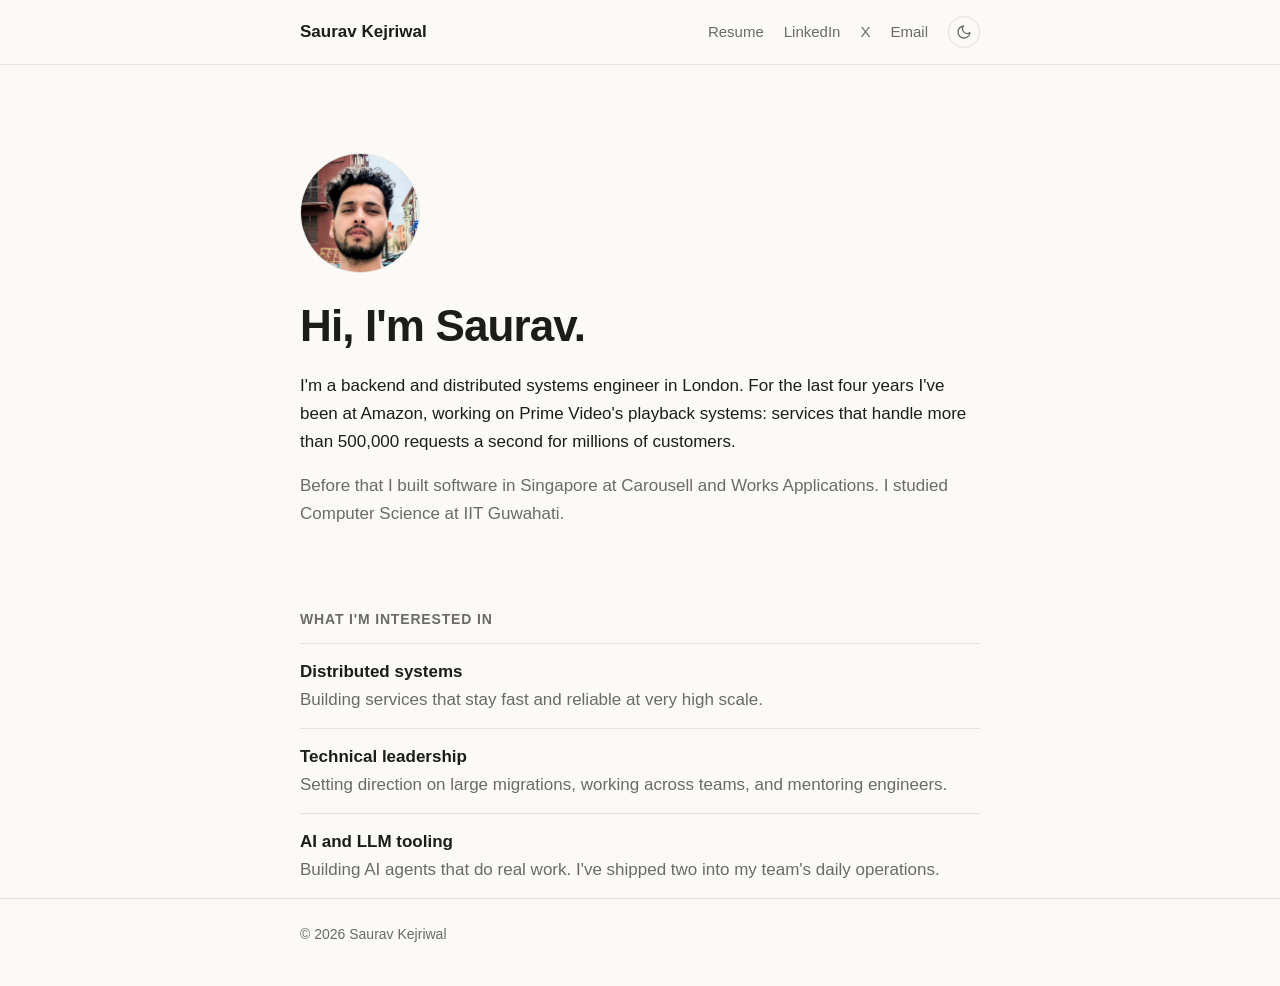
<file: index.html>
<!doctype html>
<html lang="en">
<head>
  <meta charset="utf-8">
  <meta name="viewport" content="width=device-width, initial-scale=1">
  <meta name="description" content="Saurav Kejriwal, backend and distributed systems engineer at Amazon in London.">
  <title>Saurav Kejriwal</title>
  <link rel="icon" type="image/png" href="favicon.png">
  <link rel="apple-touch-icon" href="apple-touch-icon.png">
  <link rel="stylesheet" href="style.css">
  <script src="theme.js"></script>
</head>
<body>
  <nav class="nav">
    <div class="wrap">
      <a class="nav-name" href="index.html">Saurav Kejriwal</a>
      <div class="nav-links">
        <a href="resume.html">Resume</a>
        <a href="https://linkedin.com/in/sauravk9" target="_blank" rel="noopener">LinkedIn</a>
        <a href="https://x.com/pixelsbysaurav" target="_blank" rel="noopener">X</a>
        <a href="mailto:Kejriwal9576@gmail.com">Email</a>
        <button class="theme-toggle" type="button" aria-label="Switch between light and dark mode">
          <svg class="icon-moon" viewBox="0 0 24 24" fill="none" stroke="currentColor" stroke-width="2" stroke-linecap="round" stroke-linejoin="round" aria-hidden="true"><path d="M21 12.8A9 9 0 1 1 11.2 3a7 7 0 0 0 9.8 9.8Z"/></svg>
          <svg class="icon-sun" viewBox="0 0 24 24" fill="none" stroke="currentColor" stroke-width="2" stroke-linecap="round" stroke-linejoin="round" aria-hidden="true"><circle cx="12" cy="12" r="4"/><path d="M12 2v2M12 20v2M4.9 4.9l1.4 1.4M17.7 17.7l1.4 1.4M2 12h2M20 12h2M4.9 19.1l1.4-1.4M17.7 6.3l1.4-1.4"/></svg>
        </button>
      </div>
    </div>
  </nav>

  <main class="wrap">
    <section class="intro">
      <img class="photo" src="photo.jpg" alt="Photo of Saurav Kejriwal" width="120" height="120">
      <h1>Hi, I'm Saurav.</h1>
      <p>I'm a backend and distributed systems engineer in London. For the last four years I've been at Amazon, working on Prime Video's playback systems: services that handle more than 500,000 requests a second for millions of customers.</p>
      <p class="muted">Before that I built software in Singapore at Carousell and Works Applications. I studied Computer Science at IIT Guwahati.</p>
    </section>

    <section>
      <h2>What I'm interested in</h2>
      <ul class="interests">
        <li>
          <strong>Distributed systems</strong>
          <span>Building services that stay fast and reliable at very high scale.</span>
        </li>
        <li>
          <strong>Technical leadership</strong>
          <span>Setting direction on large migrations, working across teams, and mentoring engineers.</span>
        </li>
        <li>
          <strong>AI and LLM tooling</strong>
          <span>Building AI agents that do real work. I've shipped two into my team's daily operations.</span>
        </li>
      </ul>
    </section>
  </main>

  <footer>
    <div class="wrap">© 2026 Saurav Kejriwal</div>
  </footer>
</body>
</html>
</file>
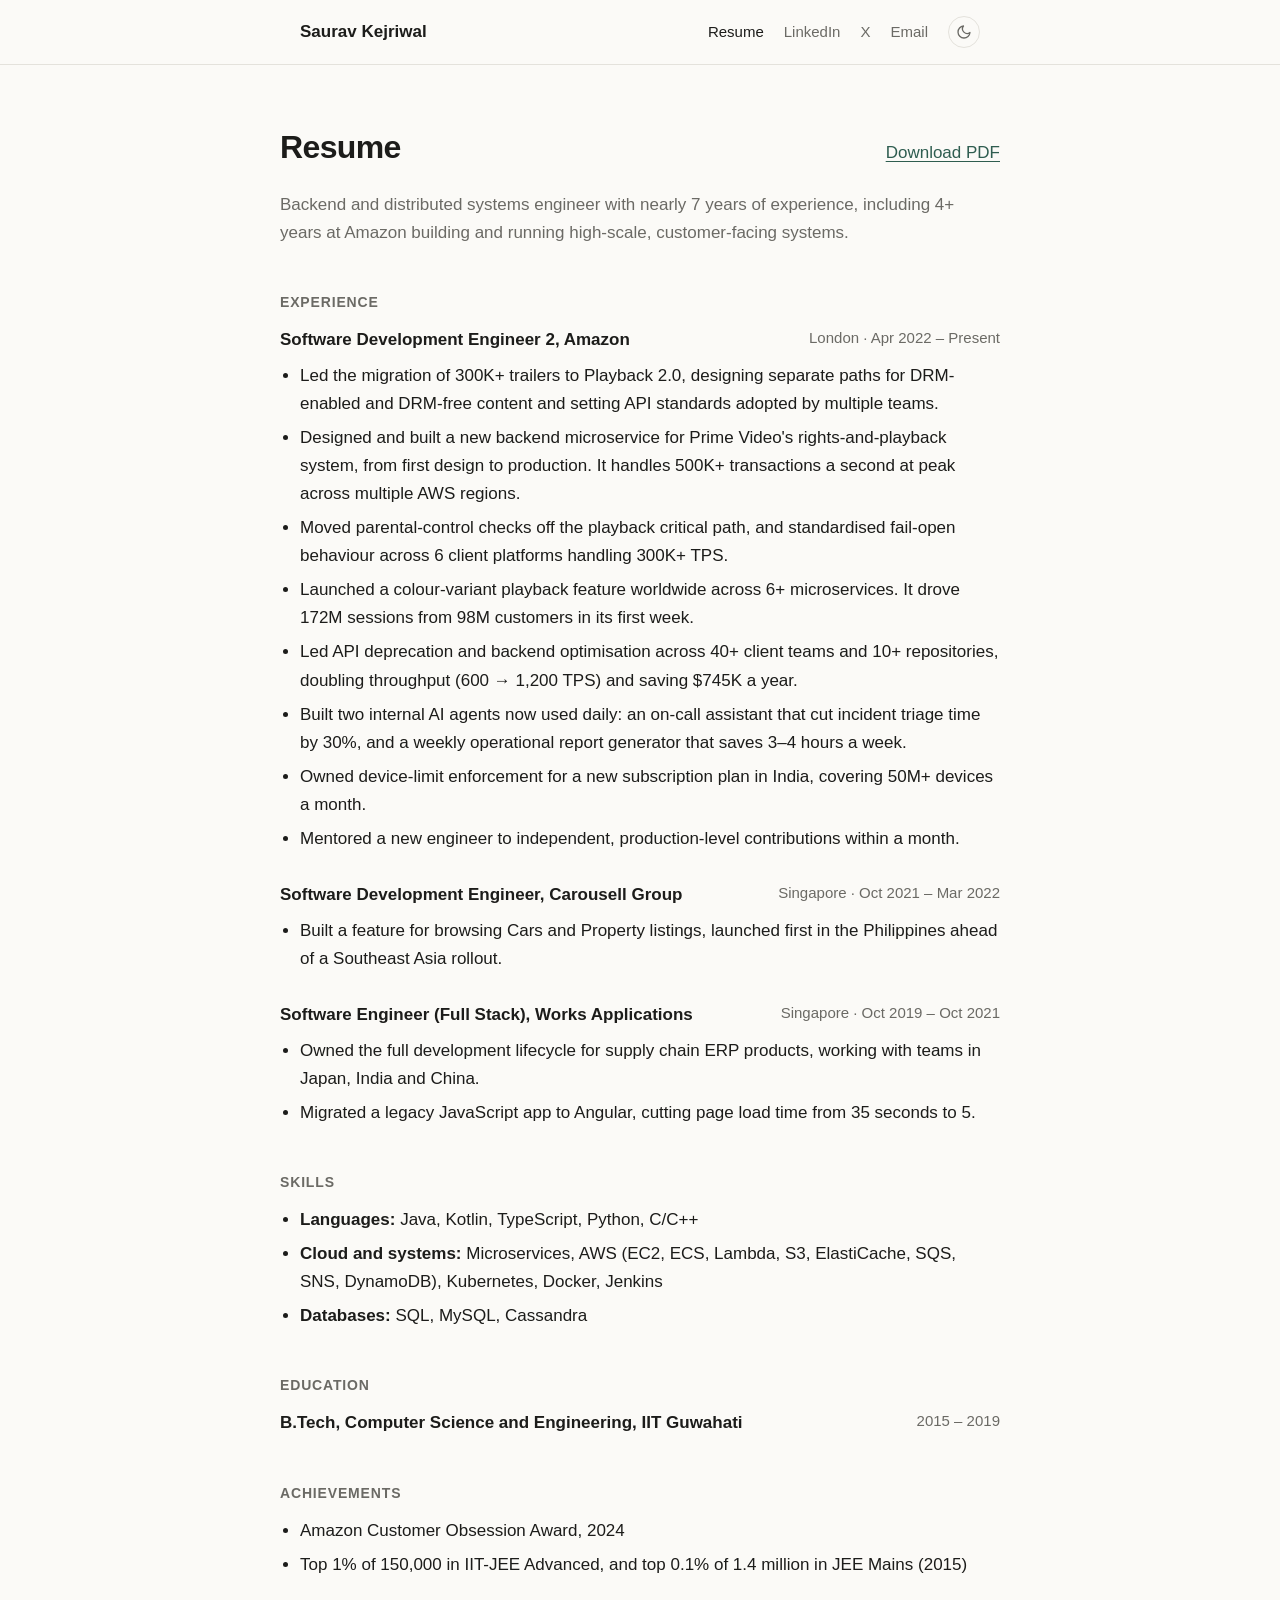
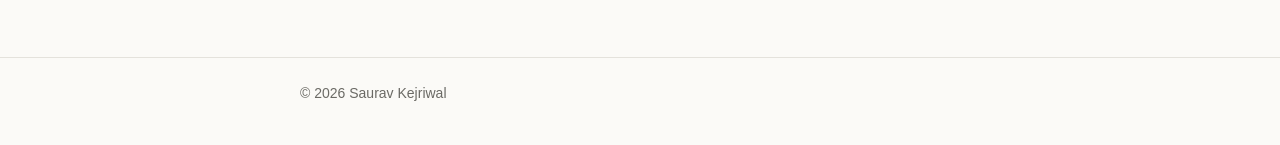
<file: resume.html>
<!doctype html>
<html lang="en">
<head>
  <meta charset="utf-8">
  <meta name="viewport" content="width=device-width, initial-scale=1">
  <meta name="description" content="Resume of Saurav Kejriwal, backend and distributed systems engineer.">
  <title>Resume · Saurav Kejriwal</title>
  <link rel="icon" type="image/png" href="favicon.png">
  <link rel="apple-touch-icon" href="apple-touch-icon.png">
  <link rel="stylesheet" href="style.css">
  <script src="theme.js"></script>
</head>
<body>
  <nav class="nav">
    <div class="wrap">
      <a class="nav-name" href="index.html">Saurav Kejriwal</a>
      <div class="nav-links">
        <a href="resume.html" aria-current="page">Resume</a>
        <a href="https://linkedin.com/in/sauravk9" target="_blank" rel="noopener">LinkedIn</a>
        <a href="https://x.com/pixelsbysaurav" target="_blank" rel="noopener">X</a>
        <a href="mailto:Kejriwal9576@gmail.com">Email</a>
        <button class="theme-toggle" type="button" aria-label="Switch between light and dark mode">
          <svg class="icon-moon" viewBox="0 0 24 24" fill="none" stroke="currentColor" stroke-width="2" stroke-linecap="round" stroke-linejoin="round" aria-hidden="true"><path d="M21 12.8A9 9 0 1 1 11.2 3a7 7 0 0 0 9.8 9.8Z"/></svg>
          <svg class="icon-sun" viewBox="0 0 24 24" fill="none" stroke="currentColor" stroke-width="2" stroke-linecap="round" stroke-linejoin="round" aria-hidden="true"><circle cx="12" cy="12" r="4"/><path d="M12 2v2M12 20v2M4.9 4.9l1.4 1.4M17.7 17.7l1.4 1.4M2 12h2M20 12h2M4.9 19.1l1.4-1.4M17.7 6.3l1.4-1.4"/></svg>
        </button>
      </div>
    </div>
  </nav>

  <main class="wrap resume">
    <div class="resume-head">
      <h1>Resume</h1>
      <a href="Saurav_Kejriwal_CV.pdf" download>Download PDF</a>
    </div>
    <p class="muted">Backend and distributed systems engineer with nearly 7 years of experience, including 4+ years at Amazon building and running high-scale, customer-facing systems.</p>

    <section>
      <h2>Experience</h2>

      <div class="job">
        <div class="job-title">
          <h3>Software Development Engineer 2, Amazon</h3>
          <span>London · Apr 2022 – Present</span>
        </div>
        <ul>
          <li>Led the migration of 300K+ trailers to Playback 2.0, designing separate paths for DRM-enabled and DRM-free content and setting API standards adopted by multiple teams.</li>
          <li>Designed and built a new backend microservice for Prime Video's rights-and-playback system, from first design to production. It handles 500K+ transactions a second at peak across multiple AWS regions.</li>
          <li>Moved parental-control checks off the playback critical path, and standardised fail-open behaviour across 6 client platforms handling 300K+ TPS.</li>
          <li>Launched a colour-variant playback feature worldwide across 6+ microservices. It drove 172M sessions from 98M customers in its first week.</li>
          <li>Led API deprecation and backend optimisation across 40+ client teams and 10+ repositories, doubling throughput (600 → 1,200 TPS) and saving $745K a year.</li>
          <li>Built two internal AI agents now used daily: an on-call assistant that cut incident triage time by 30%, and a weekly operational report generator that saves 3–4 hours a week.</li>
          <li>Owned device-limit enforcement for a new subscription plan in India, covering 50M+ devices a month.</li>
          <li>Mentored a new engineer to independent, production-level contributions within a month.</li>
        </ul>
      </div>

      <div class="job">
        <div class="job-title">
          <h3>Software Development Engineer, Carousell Group</h3>
          <span>Singapore · Oct 2021 – Mar 2022</span>
        </div>
        <ul>
          <li>Built a feature for browsing Cars and Property listings, launched first in the Philippines ahead of a Southeast Asia rollout.</li>
        </ul>
      </div>

      <div class="job">
        <div class="job-title">
          <h3>Software Engineer (Full Stack), Works Applications</h3>
          <span>Singapore · Oct 2019 – Oct 2021</span>
        </div>
        <ul>
          <li>Owned the full development lifecycle for supply chain ERP products, working with teams in Japan, India and China.</li>
          <li>Migrated a legacy JavaScript app to Angular, cutting page load time from 35 seconds to 5.</li>
        </ul>
      </div>
    </section>

    <section>
      <h2>Skills</h2>
      <ul class="plain">
        <li><strong>Languages:</strong> Java, Kotlin, TypeScript, Python, C/C++</li>
        <li><strong>Cloud and systems:</strong> Microservices, AWS (EC2, ECS, Lambda, S3, ElastiCache, SQS, SNS, DynamoDB), Kubernetes, Docker, Jenkins</li>
        <li><strong>Databases:</strong> SQL, MySQL, Cassandra</li>
      </ul>
    </section>

    <section>
      <h2>Education</h2>
      <div class="job-title">
        <h3>B.Tech, Computer Science and Engineering, IIT Guwahati</h3>
        <span>2015 – 2019</span>
      </div>
    </section>

    <section>
      <h2>Achievements</h2>
      <ul class="plain">
        <li>Amazon Customer Obsession Award, 2024</li>
        <li>Top 1% of 150,000 in IIT-JEE Advanced, and top 0.1% of 1.4 million in JEE Mains (2015)</li>
      </ul>
    </section>
  </main>

  <footer>
    <div class="wrap">© 2026 Saurav Kejriwal</div>
  </footer>
</body>
</html>
</file>
<file: style.css>
:root {
  --bg: #fbfaf7;
  --text: #1c1c1a;
  --muted: #6b6a65;
  --line: #e4e2dc;
  --accent: #2f5d50;
}

:root[data-theme="dark"] {
  --bg: #161615;
  --text: #ecebe6;
  --muted: #9c9a93;
  --line: #2c2b28;
  --accent: #8cc7b3;
  color-scheme: dark;
}

* {
  box-sizing: border-box;
}

body {
  margin: 0;
  background: var(--bg);
  color: var(--text);
  font-family: -apple-system, BlinkMacSystemFont, "Segoe UI", Inter, sans-serif;
  font-size: 17px;
  line-height: 1.65;
  -webkit-font-smoothing: antialiased;
}

a {
  color: var(--accent);
  text-underline-offset: 3px;
}

.wrap {
  max-width: 720px;
  margin: 0 auto;
  padding: 0 20px;
}

/* Navbar */
.nav {
  border-bottom: 1px solid var(--line);
}

.nav .wrap {
  display: flex;
  align-items: center;
  justify-content: space-between;
  gap: 16px;
  min-height: 64px;
}

.nav-name {
  color: var(--text);
  font-weight: 650;
  text-decoration: none;
}

.nav-links {
  display: flex;
  align-items: center;
  gap: 20px;
}

.nav-links a {
  color: var(--muted);
  font-size: 15px;
  text-decoration: none;
}

.theme-toggle {
  display: grid;
  place-items: center;
  width: 32px;
  height: 32px;
  padding: 0;
  border: 1px solid var(--line);
  border-radius: 50%;
  background: none;
  color: var(--muted);
  cursor: pointer;
}

.theme-toggle:hover {
  color: var(--text);
}

.theme-toggle svg {
  width: 16px;
  height: 16px;
}

/* Show the moon in light mode, the sun in dark mode */
.icon-sun,
:root[data-theme="dark"] .icon-moon {
  display: none;
}

:root[data-theme="dark"] .icon-sun {
  display: block;
}

.nav-links a:hover,
.nav-links a[aria-current="page"] {
  color: var(--text);
}

/* Home */
.intro {
  padding: 88px 0 64px;
}

.photo {
  display: block;
  width: 120px;
  height: 120px;
  margin-bottom: 28px;
  border-radius: 50%;
  object-fit: cover;
  border: 1px solid var(--line);
}

.intro h1 {
  margin: 0 0 20px;
  font-size: clamp(32px, 6vw, 44px);
  line-height: 1.15;
  letter-spacing: -0.02em;
}

.intro p {
  margin: 0 0 16px;
}

.muted {
  color: var(--muted);
}

h2 {
  margin: 0 0 12px;
  font-size: 14px;
  font-weight: 650;
  letter-spacing: 0.06em;
  text-transform: uppercase;
  color: var(--muted);
}

.interests {
  margin: 0;
  padding: 0;
  list-style: none;
}

.interests li {
  padding: 14px 0;
  border-top: 1px solid var(--line);
}

.interests strong {
  display: block;
}

.interests span {
  color: var(--muted);
}

/* Resume */
.resume {
  padding: 56px 0 72px;
}

.resume-head {
  display: flex;
  align-items: baseline;
  justify-content: space-between;
  flex-wrap: wrap;
  gap: 8px 16px;
  margin-bottom: 8px;
}

.resume-head h1 {
  margin: 0;
  font-size: 32px;
  letter-spacing: -0.02em;
}

.resume section {
  margin-top: 44px;
}

.job {
  margin-bottom: 28px;
}

.job-title {
  display: flex;
  justify-content: space-between;
  flex-wrap: wrap;
  gap: 0 16px;
}

.job-title h3 {
  margin: 0;
  font-size: 17px;
}

.job-title span {
  color: var(--muted);
  font-size: 15px;
}

.job ul,
.plain {
  margin: 8px 0 0;
  padding-left: 20px;
}

.job li,
.plain li {
  margin-bottom: 6px;
}

footer {
  padding: 24px 0 40px;
  border-top: 1px solid var(--line);
  color: var(--muted);
  font-size: 14px;
}

@media (max-width: 520px) {
  body {
    font-size: 16px;
  }

  .nav .wrap {
    flex-wrap: wrap;
    gap: 4px 16px;
    padding-top: 12px;
    padding-bottom: 12px;
  }

  .nav-links {
    gap: 14px;
  }

  .intro {
    padding: 56px 0 40px;
  }
}
</file>
